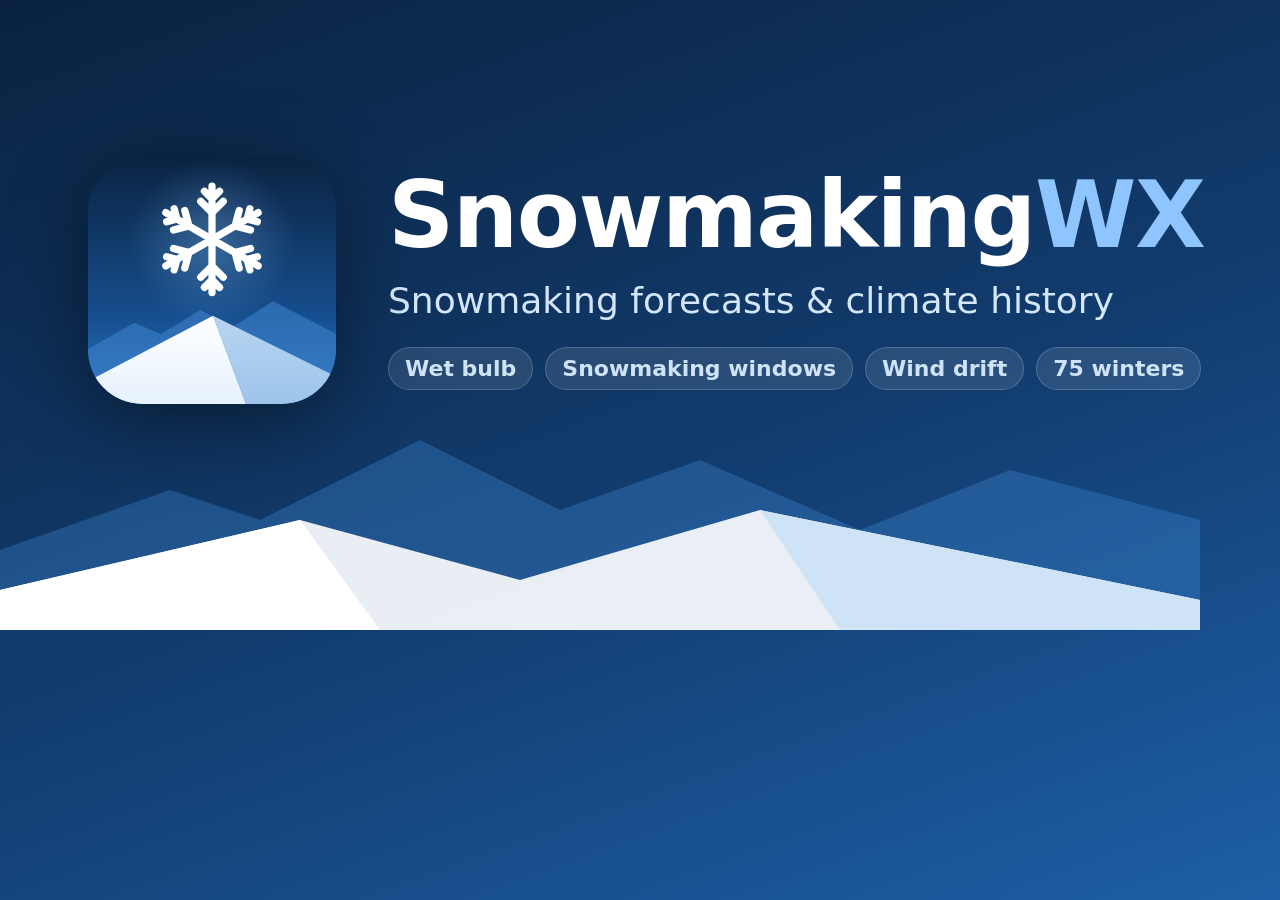
<file: assets/og-image.html>
<!-- Source of assets/og-image.png (the link-preview card). To re-render: open in Chrome at 1200x630 and screenshot, e.g. chrome --headless --window-size=1200,630 --screenshot=og-image.png og-image.html -->
<html><head><style>
body{margin:0;width:1200px;height:630px;overflow:hidden;font-family:"Segoe UI",system-ui,sans-serif;
background:linear-gradient(160deg,#0a2240 0%,#123d70 55%,#1d5fa6 100%);position:relative;color:#fff}
.mtn{position:absolute;left:0;bottom:0;width:1200px;height:230px}
.wrap{position:absolute;left:88px;top:0;bottom:70px;display:flex;align-items:center;gap:52px}
img{width:248px;height:248px;filter:drop-shadow(0 18px 40px rgba(0,0,0,.45))}
h1{margin:0;font-size:92px;font-weight:700;letter-spacing:-1.5px;line-height:1}
h1 span{color:#8ec5ff}
p{margin:18px 0 0;font-size:36px;color:#d4e6fb;font-weight:500}
.tags{margin-top:26px;display:flex;gap:12px}
.tags b{font-weight:600;font-size:22px;color:#cfe3f7;background:rgba(255,255,255,.1);border:1px solid rgba(255,255,255,.18);padding:8px 16px;border-radius:999px}
</style></head><body>
<svg class="mtn" viewBox="0 0 1200 230" preserveAspectRatio="none"><path d="M0 150 L170 90 L260 120 L420 40 L560 110 L700 60 L860 130 L1010 70 L1200 120 V230 H0Z" fill="#3f86d0" opacity=".35"/><path d="M0 230 V190 L300 120 L520 180 L760 110 L1200 200 V230Z" fill="#ffffff" opacity=".9"/><path d="M300 120 L380 230 H0 V190Z" fill="#ffffff"/><path d="M760 110 L1200 200 V230 H840Z" fill="#cfe3f7"/></svg>
<div class="wrap"><img src="icons/icon.svg"><div><h1>Snowmaking<span>WX</span></h1>
<p>Snowmaking forecasts &amp; climate history</p>
<div class="tags"><b>Wet bulb</b><b>Snowmaking windows</b><b>Wind drift</b><b>75 winters</b></div></div></div>
</body></html>
</file>
